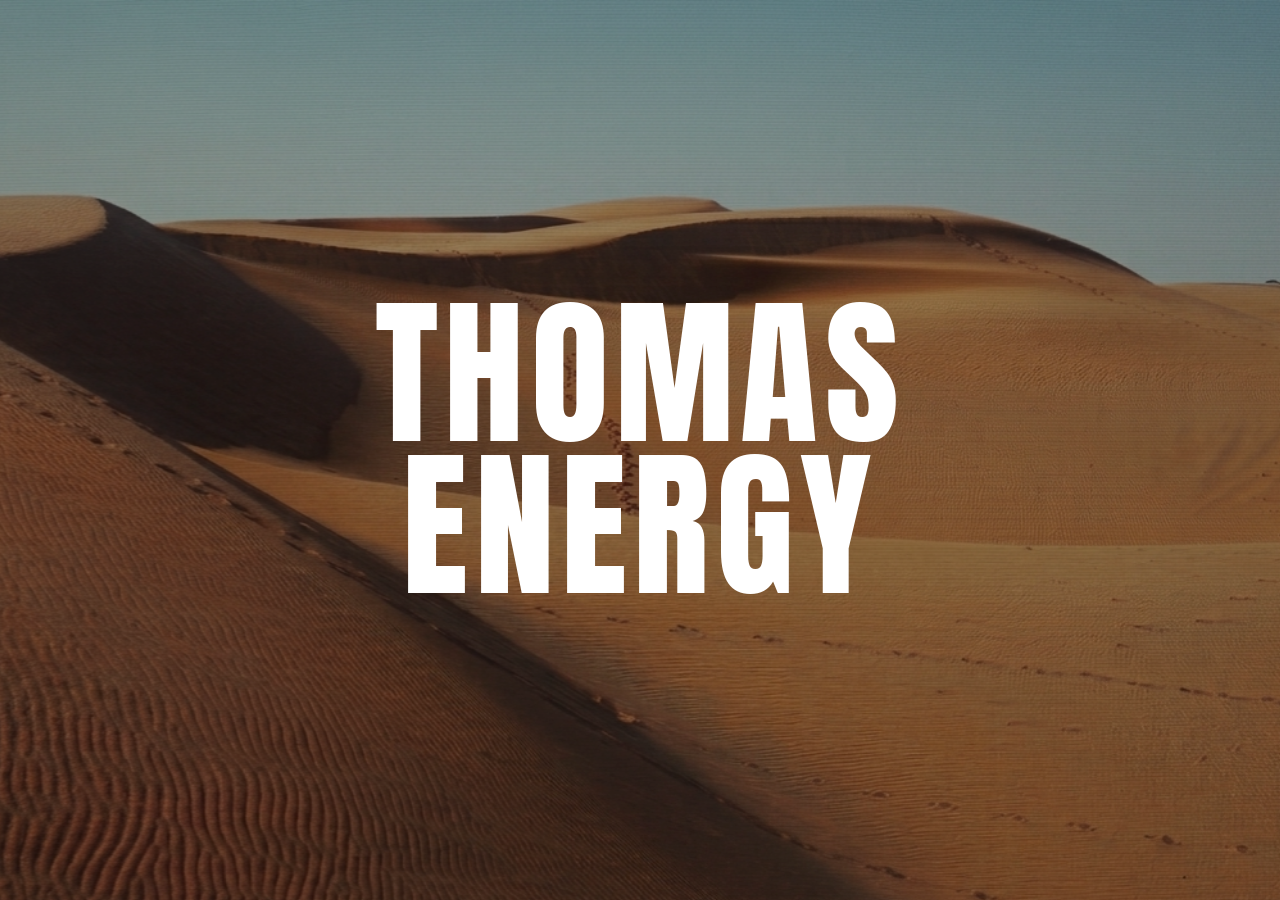
<file: index.html>
<!DOCTYPE html>
<html lang="ja">
<head>
<meta charset="UTF-8">
<meta name="viewport" content="width=device-width, initial-scale=1.0">
<title>Thomas Energy</title>

<!-- Google Fonts: Anton -->
<link rel="preconnect" href="https://fonts.googleapis.com">
<link rel="preconnect" href="https://fonts.gstatic.com" crossorigin>
<link href="https://fonts.googleapis.com/css2?family=Anton&display=swap" rel="stylesheet">

<style>
* {
    box-sizing: border-box;
}

html,
body {
    margin: 0;
    width: 100%;
    height: 100%;
    overflow: hidden;
    background: #000;
    cursor: pointer;
}

#screen {
    position: fixed;
    inset: 0;
    width: 100vw;
    height: 100vh;
    overflow: hidden;
    background: #000;
}

/* =========================================
   メイン領域（背景画像 + テキスト）
========================================= */
#picture {
    position: absolute;
    left: 0;
    top: 50%;
    width: 100%;
    height: 100%;
    transform: translateY(-50%) scaleY(1);
    transform-origin: center center;
    overflow: hidden;
    z-index: 1;

    display: flex;
    flex-direction: column;
    justify-content: center;
    align-items: center;
    
    /* Anton フォント */
    font-family: 'Anton', sans-serif;
    text-align: center;
    line-height: 0.95;
    will-change: transform, opacity;
}

/* 背景写真（見切れ防止のため幅120%で配置） */
#picture img {
    position: absolute;
    top: -10%;
    left: -10%;
    width: 120%;
    height: 120%;
    object-fit: cover;
    object-position: center center;
    z-index: 1;
    opacity: 0.7; /* 背景画像を薄く (0.7) */
    will-change: transform;
}

/* テキストコンテナ */
.text-container {
    position: relative;
    z-index: 2;
    display: flex;
    flex-direction: column;
    align-items: center;
}

/* 1段目 & 2段目 共通スタイル（Anton・白文字） */
.brand-text {
    font-size: clamp(60px, 13vw, 160px);
    font-weight: 400;
    letter-spacing: 0.04em;
    color: #ffffff; /* 文字色：白 */
    text-transform: uppercase;
    margin: 0;
    text-shadow: none;
}

/* =========================================
   アニメーション用要素（消える瞬間に白く発光）
========================================= */
#line {
    position: absolute;
    left: 0;
    top: 50%;
    width: 100%;
    height: 2px;
    transform: translateY(-50%) scaleX(1);
    transform-origin: center center;
    background: #ffffff;
    opacity: 0;
    z-index: 2;
    pointer-events: none;
    will-change: transform, opacity, height, box-shadow;
}

/* 中央の一点で光る四角形（スマホ視認性向上のためベースサイズ調整） */
#point {
    position: absolute;
    left: 50%;
    top: 50%;
    width: 5px; /* スマホでもクッキリ見えるよう少し拡大 */
    height: 5px;
    border-radius: 0; /* 四角形 */
    background: #ffffff;
    transform: translate(-50%, -50%) scale(0);
    opacity: 0;
    z-index: 3;
    pointer-events: none;
    will-change: transform, opacity, box-shadow;
}
</style>
</head>

<body>

<div id="screen">
    <div id="picture">
        <!-- 指定背景画像 -->
        <img id="bgImg" src="https://thomas-of.github.io/sand.jpg" alt="Background">
        <div class="text-container">
            <div class="brand-text">Thomas</div>
            <div class="brand-text">Energy</div>
        </div>
    </div>
    <div id="line"></div>
    <div id="point"></div>
</div>

<script>
const picture = document.getElementById("picture");
const bgImg = document.getElementById("bgImg");
const line = document.getElementById("line");
const point = document.getElementById("point");

let isPoweringOff = false;
let autoTimerId = null;
let globalAnimFrame = null;
let startTime = null;

// 背景画像パン用の設定（20秒周期に復帰）
const PAN_CYCLE_MS = 20000; // 1往復20秒
const PAN_RANGE_PERCENT = 5; // 左に-5%、右に+5%滑らかに移動

// 常に背景を滑らかにパンさせる＆消灯アニメーションを処理するメインループ
function globalLoop(timestamp) {
    if (!startTime) startTime = timestamp;
    const globalElapsed = timestamp - startTime;

    // サイン波で-5%〜+5%の範囲をなめらかに往復
    const progress = (globalElapsed % PAN_CYCLE_MS) / PAN_CYCLE_MS;
    const shiftPercent = Math.sin(progress * Math.PI * 2) * PAN_RANGE_PERCENT;
    bgImg.style.transform = `translateX(${shiftPercent}%)`;

    // 消灯アニメーション実行中の処理
    if (isPoweringOff && window.powerOffStartTime) {
        const elapsed = timestamp - window.powerOffStartTime;

        // PHASE 1: 縦方向への収束
        if (elapsed < 500) {
            const t = elapsed / 500;
            const p = verticalEase(t);
            const scaleY = Math.max(0.003, 1 - p * 0.997);

            picture.style.transform = `translateY(-50%) scaleY(${scaleY})`;
            line.style.opacity = Math.pow(t, 2.2) * 0.95;
            line.style.transform = "translateY(-50%) scaleX(1)";
            line.style.height = `${Math.max(1, 6 * (1 - p) + 1)}px`;
            
            if (t > 0.7) {
                line.style.boxShadow = "0 0 10px #ffffff, 0 0 20px #ffffff";
            }
        }
        // PHASE 2: 横方向から中央への収束
        else if (elapsed < 1000) {
            picture.style.opacity = "0";

            const t = (elapsed - 500) / 500;
            const p = horizontalEase(t);
            const scaleX = Math.max(0, 1 - p);

            line.style.boxShadow = "0 0 12px #ffffff, 0 0 25px #ffffff";
            line.style.transform = `translateY(-50%) scaleX(${scaleX})`;
            line.style.opacity = 1.0 - p * 0.1;
            line.style.height = `${Math.max(0.7, 2 - p * 1.3)}px`;
        }
        // PHASE 3: 中央で四角形がパッと白く発光して消滅（スマホでも見やすく強調）
        else if (elapsed < 1220) {
            line.style.opacity = "0";

            const t = (elapsed - 1000) / 220;

            if (t < 0.45) {
                const p = t / 0.45;
                const glow = Math.sin((p * Math.PI) / 2);

                point.style.opacity = 1.0;
                point.style.transform = `translate(-50%, -50%) scale(${0.8 + glow * 1.1})`;
                // 多層グロー効果でスマホの画面でも視認性を格段に強化
                point.style.boxShadow = `0 0 ${12 + glow * 18}px #ffffff, 0 0 ${25 + glow * 35}px rgba(255,255,255,0.8)`;
            } else {
                const p = (t - 0.45) / 0.55;
                const fade = 1 - p;

                point.style.opacity = fade;
                point.style.transform = `translate(-50%, -50%) scale(${fade * 1.8})`;
                point.style.boxShadow = `0 0 ${fade * 30}px #ffffff, 0 0 ${fade * 50}px rgba(255,255,255,0.6)`;
            }
        }
        // 完全消灯
        else {
            picture.style.display = "none";
            line.style.opacity = "0";
            point.style.opacity = "0";
            point.style.transform = "translate(-50%, -50%) scale(0)";
            isPoweringOff = false;
        }
    }

    globalAnimFrame = requestAnimationFrame(globalLoop);
}

function reset() {
    if (autoTimerId) clearTimeout(autoTimerId);
    isPoweringOff = false;
    window.powerOffStartTime = null;

    picture.style.display = "flex";
    picture.style.opacity = "1";
    picture.style.transform = "translateY(-50%) scaleY(1)";

    line.style.opacity = "0";
    line.style.transform = "translateY(-50%) scaleX(1)";
    line.style.backgroundColor = "#ffffff";
    line.style.boxShadow = "none";

    point.style.opacity = "0";
    point.style.transform = "translate(-50%, -50%) scale(0)";
    point.style.boxShadow = "none";

    // 5秒後に消灯シーケンスを起動
    autoTimerId = setTimeout(() => {
        powerOff();
    }, 5000);
}

function verticalEase(t) {
    return 1 - Math.pow(1 - t, 3);
}

function horizontalEase(t) {
    return 1 - Math.pow(1 - t, 4);
}

function powerOff() {
    if (isPoweringOff) return;
    isPoweringOff = true;
    window.powerOffStartTime = performance.now();
}

// 画面をどこでもタップ/クリックでリセット
window.addEventListener("click", reset);
window.addEventListener("touchstart", reset, { passive: true });

// 初期化・ルーツスタート
reset();
globalAnimFrame = requestAnimationFrame(globalLoop);
</script>

</body>
</html>
</file>
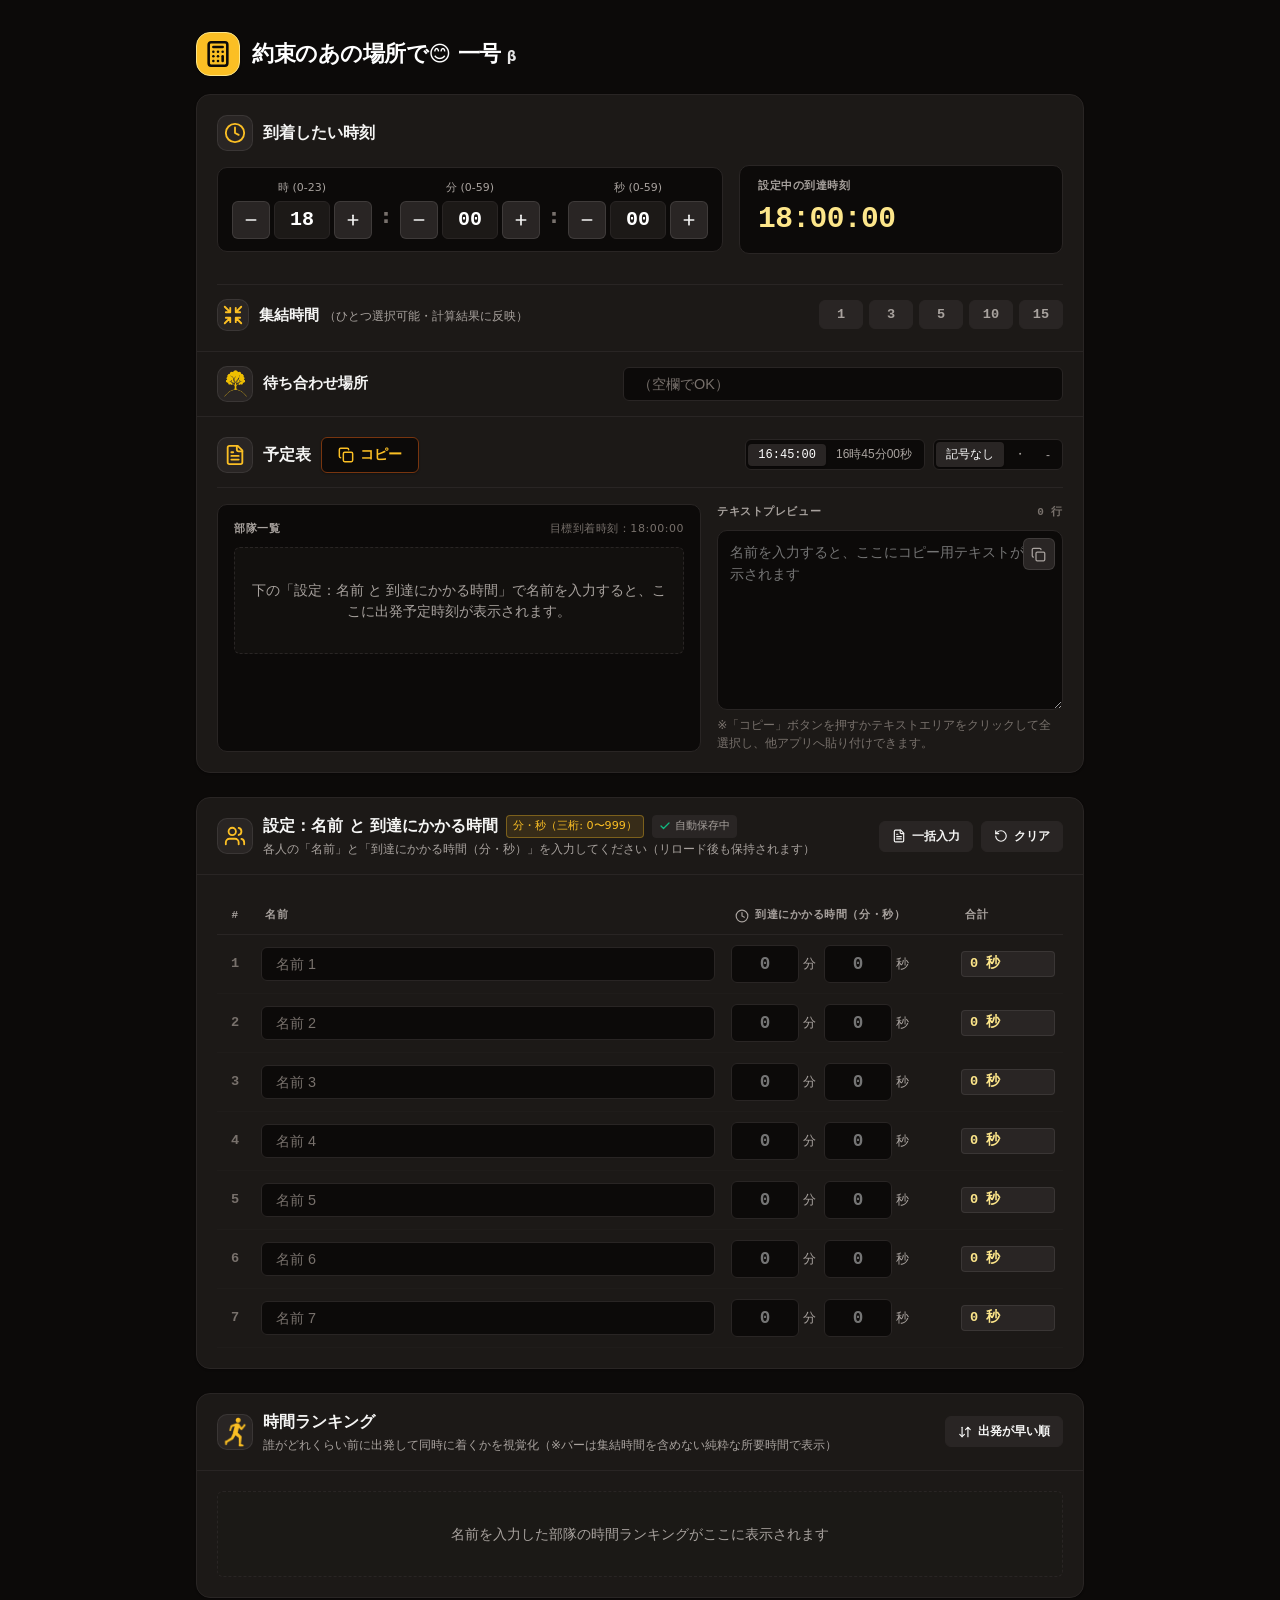
<file: assemble/index.html>
<!doctype html>
<html lang="ja">
  <head>
    <meta charset="UTF-8" />
    <meta name="viewport" content="width=device-width, initial-scale=1.0" />
    <title>約束のあの場所で 一号</title>
    <meta name="description" content="到着したい時刻と各人の到達にかかる時間から、同時に到着するための出発予定時刻を計算して箇条書き出力するツール" />
    <meta property="og:title" content="Remix Remix 約束のあの場所で 一号" />
    <meta property="og:description" content="到着したい時刻と各人の到達にかかる時間から、同時に到着するための出発予定時刻を計算して箇条書き出力するツール" />
    <meta property="og:type" content="website" />
    <meta name="twitter:card" content="summary_large_image" />
    <link rel="stylesheet" href="style.css" />
  </head>
  <body>
    <!-- コピー成功時の半透明白フラッシュ＆拡大「COPY」演出レイヤー -->
    <div id="copy-flash-layer" class="copy-flash-layer" aria-hidden="true">
      <div class="copy-flash-white"></div>
      <span class="copy-flash-text">COPY</span>
    </div>

    <div class="app-container">
      <!-- アプリケーションヘッダー -->
      <header class="app-header">
        <div class="header-brand">
          <div class="brand-icon">
            <svg width="24" height="24" viewBox="0 0 24 24" fill="none" stroke="currentColor" stroke-width="2.2" stroke-linecap="round" stroke-linejoin="round">
              <rect width="16" height="20" x="4" y="2" rx="2"/>
              <line x1="8" x2="16" y1="6" y2="6"/>
              <line x1="16" x2="16" y1="14" y2="18"/>
              <path d="M16 10h.01"/><path d="M12 10h.01"/><path d="M8 10h.01"/>
              <path d="M12 14h.01"/><path d="M8 14h.01"/>
              <path d="M12 18h.01"/><path d="M8 18h.01"/>
            </svg>
          </div>
          <div>
            <h1 class="brand-title">
              <span>約束のあの場所で😊 一号</span>
              <span class="brand-beta">β</span>
            </h1>
          </div>
        </div>
      </header>

      <!-- 1. 到着したい時刻 と 予定表の一体化カード -->
      <section class="card unified-card" aria-label="到着時刻と予定表">
        <!-- 上段：到着したい時刻 ＋ 集結時間 -->
        <div class="unified-row card-body">
          <div class="card-header-title" style="margin-bottom: 14px;">
            <div class="card-icon">
              <svg width="20" height="20" viewBox="0 0 24 24" fill="none" stroke="currentColor" stroke-width="2" stroke-linecap="round" stroke-linejoin="round">
                <circle cx="12" cy="12" r="10"/><polyline points="12 6 12 12 16 14"/>
              </svg>
            </div>
            <h2 class="card-title-text">到着したい時刻</h2>
          </div>

          <div class="time-input-container">
            <div class="time-input-row">
              <!-- 時・分・秒 コントロール -->
              <div class="time-box-group">
                <!-- 時 -->
                <div class="time-unit">
                  <label for="target-hours" class="unit-label">時 (0-23)</label>
                  <div class="unit-controls">
                    <button type="button" id="btn-hours-down" class="btn-adjust" title="1時間減らす" aria-label="1時間減らす">
                      <svg width="16" height="16" viewBox="0 0 24 24" fill="none" stroke="currentColor" stroke-width="2.5" stroke-linecap="round" stroke-linejoin="round"><path d="M5 12h14"/></svg>
                    </button>
                    <input type="text" id="target-hours" class="time-number-input" inputmode="numeric" pattern="[0-9]*" maxlength="2" placeholder="00" value="18" />
                    <button type="button" id="btn-hours-up" class="btn-adjust" title="1時間増やす" aria-label="1時間増やす">
                      <svg width="16" height="16" viewBox="0 0 24 24" fill="none" stroke="currentColor" stroke-width="2.5" stroke-linecap="round" stroke-linejoin="round"><path d="M5 12h14"/><path d="M12 5v14"/></svg>
                    </button>
                  </div>
                </div>

                <span class="time-separator">:</span>

                <!-- 分 -->
                <div class="time-unit">
                  <label for="target-minutes" class="unit-label">分 (0-59)</label>
                  <div class="unit-controls">
                    <button type="button" id="btn-minutes-down" class="btn-adjust" title="1分減らす" aria-label="1分減らす">
                      <svg width="16" height="16" viewBox="0 0 24 24" fill="none" stroke="currentColor" stroke-width="2.5" stroke-linecap="round" stroke-linejoin="round"><path d="M5 12h14"/></svg>
                    </button>
                    <input type="text" id="target-minutes" class="time-number-input" inputmode="numeric" pattern="[0-9]*" maxlength="2" placeholder="00" value="00" />
                    <button type="button" id="btn-minutes-up" class="btn-adjust" title="1分増やす" aria-label="1分増やす">
                      <svg width="16" height="16" viewBox="0 0 24 24" fill="none" stroke="currentColor" stroke-width="2.5" stroke-linecap="round" stroke-linejoin="round"><path d="M5 12h14"/><path d="M12 5v14"/></svg>
                    </button>
                  </div>
                </div>

                <span class="time-separator">:</span>

                <!-- 秒 -->
                <div class="time-unit">
                  <label for="target-seconds" class="unit-label">秒 (0-59)</label>
                  <div class="unit-controls">
                    <button type="button" id="btn-seconds-down" class="btn-adjust" title="1秒減らす" aria-label="1秒減らす">
                      <svg width="16" height="16" viewBox="0 0 24 24" fill="none" stroke="currentColor" stroke-width="2.5" stroke-linecap="round" stroke-linejoin="round"><path d="M5 12h14"/></svg>
                    </button>
                    <input type="text" id="target-seconds" class="time-number-input" inputmode="numeric" pattern="[0-9]*" maxlength="2" placeholder="00" value="00" />
                    <button type="button" id="btn-seconds-up" class="btn-adjust" title="1秒増やす" aria-label="1秒増やす">
                      <svg width="16" height="16" viewBox="0 0 24 24" fill="none" stroke="currentColor" stroke-width="2.5" stroke-linecap="round" stroke-linejoin="round"><path d="M5 12h14"/><path d="M12 5v14"/></svg>
                    </button>
                  </div>
                </div>
              </div>

              <!-- プレビュー表示 -->
              <div class="time-preview-card">
                <span class="preview-label">設定中の到達時刻</span>
                <span id="target-time-preview" class="preview-value">18:00:00</span>
              </div>
            </div>

            <!-- 集結時間セレクター -->
            <div class="gathering-bar">
              <div class="gathering-info">
                <div class="card-icon" style="width: 32px; height: 32px;">
                  <svg width="16" height="16" viewBox="0 0 24 24" fill="none" stroke="currentColor" stroke-width="2" stroke-linecap="round" stroke-linejoin="round">
                    <path d="m15 15 6 6m-6-6v4.8m0-4.8h4.8"/><path d="M9 19.8V15m0 0H4.2M9 15l-6 6"/><path d="M15 4.2V9m0 0h4.8M15 9l6-6"/><path d="M9 4.2V9m0 0H4.2M9 9 3 3"/>
                  </svg>
                </div>
                <div>
                  <span class="gathering-title">集結時間</span>
                  <span id="gathering-desc" class="gathering-desc">（ひとつ選択可能・計算結果に反映）</span>
                </div>
              </div>

              <div class="gathering-buttons">
                <button type="button" class="btn-gather" data-value="1">1</button>
                <button type="button" class="btn-gather" data-value="3">3</button>
                <button type="button" class="btn-gather" data-value="5">5</button>
                <button type="button" class="btn-gather" data-value="10">10</button>
                <button type="button" class="btn-gather" data-value="15">15</button>
                <button type="button" id="btn-gather-clear" class="btn-gather-clear" style="display: none;">解除</button>
              </div>
            </div>
          </div>
        </div>

        <!-- 中段：待ち合わせ場所 -->
        <div class="unified-row place-row">
          <div class="place-label-group">
            <div class="place-icon-wrapper" title="丘の上の木">
              <img class="place-tree-image" src="tree-icon.png" alt="丘の上の木" />
            </div>
            <label for="meeting-place-input" class="place-label-text">待ち合わせ場所</label>
          </div>
          <div class="place-input-wrapper">
            <input type="text" id="meeting-place-input" class="input-text" placeholder="（空欄でOK）" />
          </div>
        </div>

        <!-- 下段：予定表 -->
        <div class="unified-row card-body">
          <div class="schedule-header">
            <div class="schedule-header-left">
              <div class="card-icon">
                <svg width="18" height="18" viewBox="0 0 24 24" fill="none" stroke="currentColor" stroke-width="2" stroke-linecap="round" stroke-linejoin="round">
                  <path d="M15 2H6a2 2 0 0 0-2 2v16a2 2 0 0 0 2 2h12a2 2 0 0 0 2-2V7Z"/><path d="M14 2v4a2 2 0 0 0 2 2h4"/><path d="M10 9H8"/><path d="M16 13H8"/><path d="M16 17H8"/>
                </svg>
              </div>
              <h2 class="card-title-text">予定表</h2>

              <!-- コピーボタン -->
              <button type="button" id="btn-copy-schedule" class="btn-copy-schedule" title="予定表のテキストをクリップボードにコピー">
                <svg width="16" height="16" viewBox="0 0 24 24" fill="none" stroke="currentColor" stroke-width="2.2" stroke-linecap="round" stroke-linejoin="round">
                  <rect width="14" height="14" x="8" y="8" rx="2" ry="2"/><path d="M4 16c-1.1 0-2-.9-2-2V4c0-1.1.9-2 2-2h10c1.1 0 2 .9 2 2"/>
                </svg>
                <span>コピー</span>
              </button>

              <span id="schedule-gathering-badge" class="badge-gathering" style="display:none;">集結時間 0分</span>
            </div>

            <div style="display:flex; align-items:center; gap:8px; flex-wrap:wrap;">
              <!-- 時刻フォーマット切替 -->
              <div class="toggle-group">
                <button type="button" class="btn-toggle mono active" data-time-format="colon">16:45:00</button>
                <button type="button" class="btn-toggle" data-time-format="japanese">16時45分00秒</button>
              </div>

              <!-- 箇条書き記号切替 -->
              <div class="toggle-group">
                <button type="button" class="btn-toggle active" data-bullet-style="none" title="記号なし">記号なし</button>
                <button type="button" class="btn-toggle" data-bullet-style="bullet" title="中黒（・）">・</button>
                <button type="button" class="btn-toggle" data-bullet-style="dash" title="ダッシュ（-）">-</button>
              </div>
            </div>
          </div>

          <!-- 予定表メインコンテンツ -->
          <div class="schedule-grid">
            <!-- 左カラム：部隊一覧カード -->
            <div class="schedule-card">
              <div class="section-caption">
                <span>部隊一覧</span>
                <span id="schedule-header-target" style="font-weight:400; color:var(--text-dim);">目標到着時刻：18:00:00</span>
              </div>

              <div id="schedule-empty-notice" class="empty-notice">
                下の「設定：名前 と 到達にかかる時間」で名前を入力すると、ここに出発予定時刻が表示されます。
              </div>

              <ul id="schedule-list" class="schedule-list" style="display:none;"></ul>

              <div id="schedule-warning-box" class="day-offset-warning" style="display:none;">
                <svg width="16" height="16" viewBox="0 0 24 24" fill="none" stroke="currentColor" stroke-width="2" stroke-linecap="round" stroke-linejoin="round" style="flex-shrink:0;">
                  <circle cx="12" cy="12" r="10"/><line x1="12" x2="12" y1="8" y2="12"/><line x1="12" x2="12.01" y1="16" y2="16"/>
                </svg>
                <span>所要時間（秒数）が大きいため、出発予定時刻が前日になっているメンバーがいます。</span>
              </div>
            </div>

            <!-- 右カラム：テキストプレビュー -->
            <div class="preview-column">
              <div class="section-caption">
                <span>テキストプレビュー</span>
                <span id="schedule-line-count" style="font-family:var(--font-mono); color:var(--text-dim);">0 行</span>
              </div>

              <div class="textarea-wrapper">
                <textarea id="schedule-textarea" class="schedule-textarea" readonly placeholder="名前を入力すると、ここにコピー用テキストが表示されます"></textarea>
                <button type="button" id="btn-copy-textarea" class="btn-icon-copy" title="テキストをコピー">
                  <svg width="15" height="15" viewBox="0 0 24 24" fill="none" stroke="currentColor" stroke-width="2" stroke-linecap="round" stroke-linejoin="round">
                    <rect width="14" height="14" x="8" y="8" rx="2" ry="2"/><path d="M4 16c-1.1 0-2-.9-2-2V4c0-1.1.9-2 2-2h10c1.1 0 2 .9 2 2"/>
                  </svg>
                </button>
              </div>
              <p class="preview-hint">※「コピー」ボタンを押すかテキストエリアをクリックして全選択し、他アプリへ貼り付けできます。</p>
            </div>
          </div>
        </div>
      </section>

      <!-- 2. 入力：設定：名前 と 到達にかかる時間 (7行) -->
      <section class="card" aria-label="名前と到達にかかる時間入力">
        <div class="card-header">
          <div class="card-header-title">
            <div class="card-icon">
              <svg width="20" height="20" viewBox="0 0 24 24" fill="none" stroke="currentColor" stroke-width="2" stroke-linecap="round" stroke-linejoin="round">
                <path d="M16 21v-2a4 4 0 0 0-4-4H6a4 4 0 0 0-4 4v2"/><circle cx="9" cy="7" r="4"/><path d="M22 21v-2a4 4 0 0 0-3-3.87"/><path d="M16 3.13a4 4 0 0 1 0 7.75"/>
              </svg>
            </div>
            <div>
              <div style="display:flex; align-items:center; gap:8px; flex-wrap:wrap;">
                <h2 class="card-title-text">設定：名前 と 到達にかかる時間</h2>
                <span class="badge-info">分・秒（三桁: 0〜999）</span>
                <span class="badge-status">
                  <svg width="12" height="12" viewBox="0 0 24 24" fill="none" stroke="#10b981" stroke-width="2.5" stroke-linecap="round" stroke-linejoin="round"><polyline points="20 6 9 17 4 12"/></svg>
                  自動保存中
                </span>
              </div>
              <p class="card-subtitle">各人の「名前」と「到達にかかる時間（分・秒）」を入力してください（リロード後も保持されます）</p>
            </div>
          </div>

          <div class="table-actions">
            <button type="button" id="btn-open-batch" class="btn-secondary" title="テキストをまとめて貼り付け・入力">
              <svg width="14" height="14" viewBox="0 0 24 24" fill="none" stroke="currentColor" stroke-width="2" stroke-linecap="round" stroke-linejoin="round"><path d="M15 2H6a2 2 0 0 0-2 2v16a2 2 0 0 0 2 2h12a2 2 0 0 0 2-2V7Z"/><path d="M14 2v4a2 2 0 0 0 2 2h4"/><path d="M10 9H8"/><path d="M16 13H8"/><path d="M16 17H8"/></svg>
              一括入力
            </button>
            <button type="button" id="btn-clear-travelers" class="btn-secondary" title="すべての入力をクリア">
              <svg width="14" height="14" viewBox="0 0 24 24" fill="none" stroke="currentColor" stroke-width="2" stroke-linecap="round" stroke-linejoin="round"><path d="M3 12a9 9 0 1 0 9-9 9.75 9.75 0 0 0-6.74 2.74L3 8"/><path d="M3 3v5h5"/></svg>
              クリア
            </button>
          </div>
        </div>

        <div class="card-body" style="padding-top:10px;">
          <div class="table-responsive">
            <table class="travelers-table">
              <thead>
                <tr>
                  <th class="col-num">#</th>
                  <th class="col-name">名前</th>
                  <th class="col-time">
                    <div style="display:flex; align-items:center; gap:6px;">
                      <svg width="14" height="14" viewBox="0 0 24 24" fill="none" stroke="currentColor" stroke-width="2" stroke-linecap="round" stroke-linejoin="round"><circle cx="12" cy="12" r="10"/><polyline points="12 6 12 12 16 14"/></svg>
                      <span>到達にかかる時間（分・秒）</span>
                    </div>
                  </th>
                  <th class="col-total">合計</th>
                </tr>
              </thead>
              <tbody>
                <!-- 1行目 -->
                <tr>
                  <td class="col-num">1</td>
                  <td class="col-name"><input type="text" id="traveler-name-0" class="input-text" placeholder="名前 1" /></td>
                  <td class="col-time">
                    <div class="time-input-pair">
                      <div class="pair-unit"><input type="text" id="traveler-min-0" class="input-digits" inputmode="numeric" pattern="[0-9]*" maxlength="3" placeholder="0" /><span>分</span></div>
                      <div class="pair-unit"><input type="text" id="traveler-sec-0" class="input-digits" inputmode="numeric" pattern="[0-9]*" maxlength="3" placeholder="0" /><span>秒</span></div>
                    </div>
                  </td>
                  <td class="col-total">
                    <div class="total-badge-box">
                      <span id="traveler-total-sec-0" class="total-sec-badge">0 秒</span>
                      <span id="traveler-total-human-0" class="total-human-text" style="display:none;">(0秒)</span>
                    </div>
                  </td>
                </tr>
                <!-- 2行目 -->
                <tr>
                  <td class="col-num">2</td>
                  <td class="col-name"><input type="text" id="traveler-name-1" class="input-text" placeholder="名前 2" /></td>
                  <td class="col-time">
                    <div class="time-input-pair">
                      <div class="pair-unit"><input type="text" id="traveler-min-1" class="input-digits" inputmode="numeric" pattern="[0-9]*" maxlength="3" placeholder="0" /><span>分</span></div>
                      <div class="pair-unit"><input type="text" id="traveler-sec-1" class="input-digits" inputmode="numeric" pattern="[0-9]*" maxlength="3" placeholder="0" /><span>秒</span></div>
                    </div>
                  </td>
                  <td class="col-total">
                    <div class="total-badge-box">
                      <span id="traveler-total-sec-1" class="total-sec-badge">0 秒</span>
                      <span id="traveler-total-human-1" class="total-human-text" style="display:none;">(0秒)</span>
                    </div>
                  </td>
                </tr>
                <!-- 3行目 -->
                <tr>
                  <td class="col-num">3</td>
                  <td class="col-name"><input type="text" id="traveler-name-2" class="input-text" placeholder="名前 3" /></td>
                  <td class="col-time">
                    <div class="time-input-pair">
                      <div class="pair-unit"><input type="text" id="traveler-min-2" class="input-digits" inputmode="numeric" pattern="[0-9]*" maxlength="3" placeholder="0" /><span>分</span></div>
                      <div class="pair-unit"><input type="text" id="traveler-sec-2" class="input-digits" inputmode="numeric" pattern="[0-9]*" maxlength="3" placeholder="0" /><span>秒</span></div>
                    </div>
                  </td>
                  <td class="col-total">
                    <div class="total-badge-box">
                      <span id="traveler-total-sec-2" class="total-sec-badge">0 秒</span>
                      <span id="traveler-total-human-2" class="total-human-text" style="display:none;">(0秒)</span>
                    </div>
                  </td>
                </tr>
                <!-- 4行目 -->
                <tr>
                  <td class="col-num">4</td>
                  <td class="col-name"><input type="text" id="traveler-name-3" class="input-text" placeholder="名前 4" /></td>
                  <td class="col-time">
                    <div class="time-input-pair">
                      <div class="pair-unit"><input type="text" id="traveler-min-3" class="input-digits" inputmode="numeric" pattern="[0-9]*" maxlength="3" placeholder="0" /><span>分</span></div>
                      <div class="pair-unit"><input type="text" id="traveler-sec-3" class="input-digits" inputmode="numeric" pattern="[0-9]*" maxlength="3" placeholder="0" /><span>秒</span></div>
                    </div>
                  </td>
                  <td class="col-total">
                    <div class="total-badge-box">
                      <span id="traveler-total-sec-3" class="total-sec-badge">0 秒</span>
                      <span id="traveler-total-human-3" class="total-human-text" style="display:none;">(0秒)</span>
                    </div>
                  </td>
                </tr>
                <!-- 5行目 -->
                <tr>
                  <td class="col-num">5</td>
                  <td class="col-name"><input type="text" id="traveler-name-4" class="input-text" placeholder="名前 5" /></td>
                  <td class="col-time">
                    <div class="time-input-pair">
                      <div class="pair-unit"><input type="text" id="traveler-min-4" class="input-digits" inputmode="numeric" pattern="[0-9]*" maxlength="3" placeholder="0" /><span>分</span></div>
                      <div class="pair-unit"><input type="text" id="traveler-sec-4" class="input-digits" inputmode="numeric" pattern="[0-9]*" maxlength="3" placeholder="0" /><span>秒</span></div>
                    </div>
                  </td>
                  <td class="col-total">
                    <div class="total-badge-box">
                      <span id="traveler-total-sec-4" class="total-sec-badge">0 秒</span>
                      <span id="traveler-total-human-4" class="total-human-text" style="display:none;">(0秒)</span>
                    </div>
                  </td>
                </tr>
                <!-- 6行目 -->
                <tr>
                  <td class="col-num">6</td>
                  <td class="col-name"><input type="text" id="traveler-name-5" class="input-text" placeholder="名前 6" /></td>
                  <td class="col-time">
                    <div class="time-input-pair">
                      <div class="pair-unit"><input type="text" id="traveler-min-5" class="input-digits" inputmode="numeric" pattern="[0-9]*" maxlength="3" placeholder="0" /><span>分</span></div>
                      <div class="pair-unit"><input type="text" id="traveler-sec-5" class="input-digits" inputmode="numeric" pattern="[0-9]*" maxlength="3" placeholder="0" /><span>秒</span></div>
                    </div>
                  </td>
                  <td class="col-total">
                    <div class="total-badge-box">
                      <span id="traveler-total-sec-5" class="total-sec-badge">0 秒</span>
                      <span id="traveler-total-human-5" class="total-human-text" style="display:none;">(0秒)</span>
                    </div>
                  </td>
                </tr>
                <!-- 7行目 -->
                <tr>
                  <td class="col-num">7</td>
                  <td class="col-name"><input type="text" id="traveler-name-6" class="input-text" placeholder="名前 7" /></td>
                  <td class="col-time">
                    <div class="time-input-pair">
                      <div class="pair-unit"><input type="text" id="traveler-min-6" class="input-digits" inputmode="numeric" pattern="[0-9]*" maxlength="3" placeholder="0" /><span>分</span></div>
                      <div class="pair-unit"><input type="text" id="traveler-sec-6" class="input-digits" inputmode="numeric" pattern="[0-9]*" maxlength="3" placeholder="0" /><span>秒</span></div>
                    </div>
                  </td>
                  <td class="col-total">
                    <div class="total-badge-box">
                      <span id="traveler-total-sec-6" class="total-sec-badge">0 秒</span>
                      <span id="traveler-total-human-6" class="total-human-text" style="display:none;">(0秒)</span>
                    </div>
                  </td>
                </tr>
              </tbody>
            </table>
          </div>
        </div>
      </section>

      <!-- 3. 時間ランキング（タイムラインバー） -->
      <section class="card" aria-label="時間ランキング">
        <div class="card-header">
          <div class="card-header-title">
            <div class="card-icon">
              <img class="runner-icon-image" src="runner-icon.png" alt="走っている人" />
            </div>
            <div>
              <div style="display:flex; align-items:center; gap:8px;">
                <h3 class="card-title-text">時間ランキング</h3>
                <span id="timeline-gathering-note" class="badge-status" style="display:none;">集結時間を除く</span>
              </div>
              <p class="card-subtitle">誰がどれくらい前に出発して同時に着くかを視覚化（※バーは集結時間を含めない純粋な所要時間で表示）</p>
            </div>
          </div>

          <button type="button" id="btn-sort-timeline" class="btn-secondary">
            <svg width="14" height="14" viewBox="0 0 24 24" fill="none" stroke="currentColor" stroke-width="2" stroke-linecap="round" stroke-linejoin="round"><path d="m3 16 4 4 4-4"/><path d="M7 20V4"/><path d="m21 8-4-4-4 4"/><path d="M17 4v16"/></svg>
            <span>出発が早い順</span>
          </button>
        </div>

        <div class="card-body">
          <div id="timeline-empty-notice" class="empty-notice">
            名前を入力した部隊の時間ランキングがここに表示されます
          </div>
          <div id="timeline-list" class="timeline-list" style="display:none;"></div>
        </div>
      </section>
    </div>

    <!-- テキスト一括入力モーダル -->
    <div id="batch-modal" class="modal-overlay hidden" role="dialog" aria-modal="true" aria-labelledby="batch-modal-title">
      <div class="modal-content">
        <div class="modal-header">
          <h3 id="batch-modal-title" class="modal-title">テキスト一括入力（名前・分・秒・7行）</h3>
          <button type="button" id="btn-close-batch" class="btn-modal-close" aria-label="閉じる">&times;</button>
        </div>

        <div class="modal-desc">
          <p>1行につき「名前（空白）所要時間」の形式で入力してください。</p>
          <p style="margin-top: 6px;">例：</p>
          <ul class="modal-examples-list">
            <li><span class="code-pill">佐藤 2分30秒</span></li>
            <li><span class="code-pill">鈴木 1 45</span></li>
            <li><span class="code-pill">田中 45秒</span></li>
            <li><span class="code-pill">山本260</span></li>
          </ul>
        </div>

        <textarea id="batch-textarea" class="batch-textarea" rows="7" placeholder="佐藤 2分30秒&#10;鈴木 45秒&#10;高橋 4分0秒&#10;田中 30秒&#10;渡辺 1分30秒&#10;伊藤 1分0秒&#10;山本 15秒"></textarea>

        <div id="batch-error" class="modal-error">テキストを入力してください。</div>

        <div class="modal-footer">
          <button type="button" id="btn-cancel-batch" class="btn-secondary">キャンセル</button>
          <button type="button" id="btn-apply-batch" class="btn-primary">
            <svg width="14" height="14" viewBox="0 0 24 24" fill="none" stroke="currentColor" stroke-width="2.5" stroke-linecap="round" stroke-linejoin="round"><polyline points="20 6 9 17 4 12"/></svg>
            <span>7行に反映する</span>
          </button>
        </div>
      </div>
    </div>

    <!-- アプリケーションエントリーポイント (Vanilla TypeScript / JS) -->
    <script src="script.js"></script>
  </body>
</html>
</file>
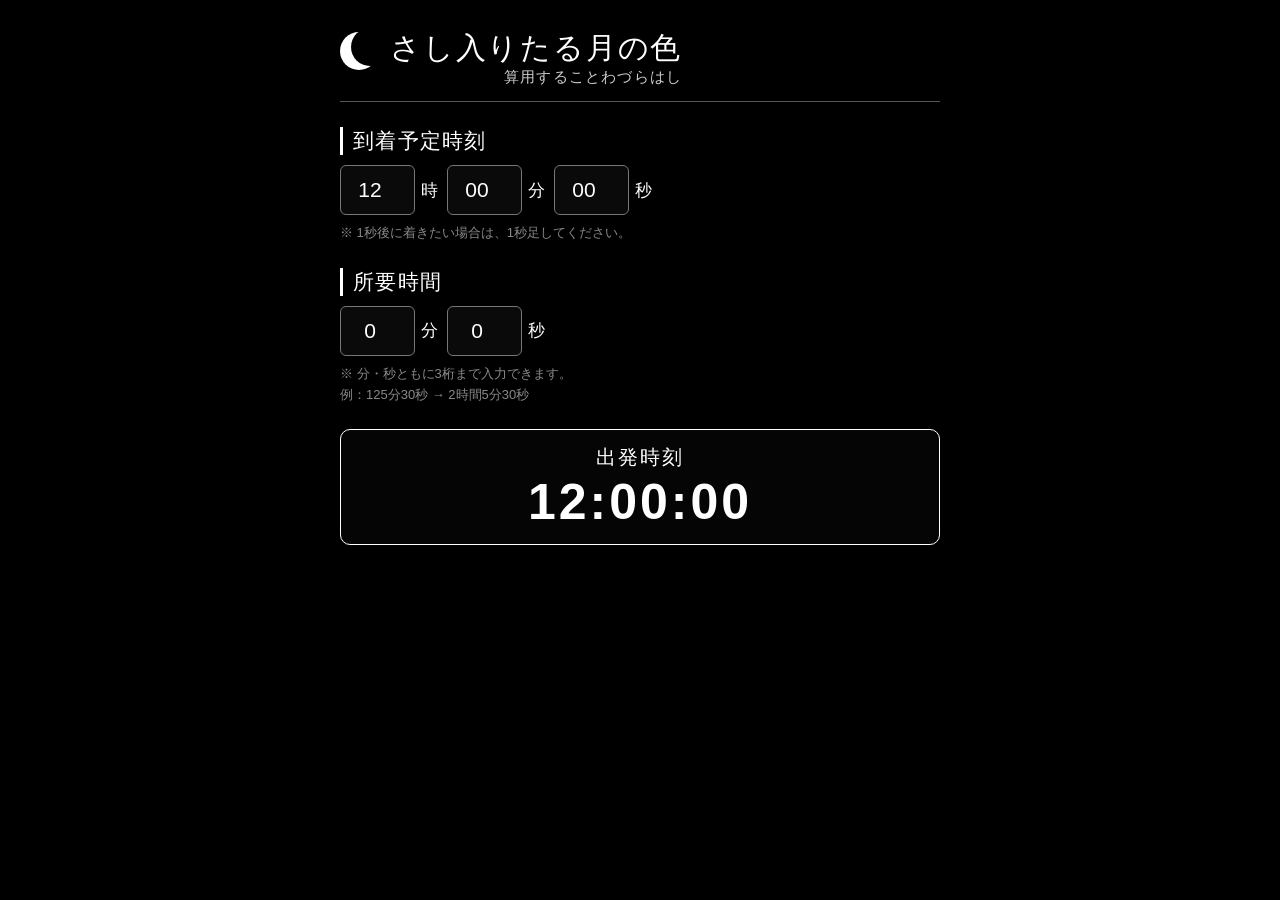
<file: inject/index.html>
<!DOCTYPE html>
<html lang="ja">
<head>
  <meta charset="UTF-8">
  <meta name="viewport" content="width=device-width, initial-scale=1.0">
  <title>さし入りたる月の色</title>
  <style>
    * {
      box-sizing: border-box;
    }

    body {
      margin: 0;
      padding: 30px 20px;
      background: #000;
      color: #fff;
      font-family: "Hiragino Mincho ProN", "Yu Mincho", "YuMincho", serif;
    }

    .container {
      max-width: 600px;
      margin: 0 auto;
    }

    /* ========================= タイトルエリア ========================= */
    .header-area {
      display: flex;
      align-items: flex-start;
      gap: 12px;
      margin-bottom: 25px;
      padding-bottom: 15px;
      border-bottom: 1px solid #555;
    }

    /* シンプルな三日月 */
    .moon-icon {
      width: 38px;
      height: 38px;
      flex-shrink: 0;
      border-radius: 50%;
      background: #fff;
      position: relative;
      margin-top: 2px;
    }

    .moon-icon::after {
      content: "";
      position: absolute;
      width: 38px;
      height: 38px;
      top: -4px;
      left: 11px;
      border-radius: 50%;
      background: #000;
    }

    /* タイトルと説明文を囲むグループ */
    .title-group {
      display: flex;
      flex-direction: column;
      align-items: flex-end; /* タイトルと説明文の語尾（右端）を揃える */
      text-align: right;
    }

    .title {
      margin: 0 0 2px 0;
      color: #fff;
      font-size: 30px;
      font-weight: normal;
      letter-spacing: 0.06em;
      line-height: 1.2;
    }

    .sub-description {
      color: #ccc;
      font-size: 15px;
      letter-spacing: 0.08em;
      line-height: 1.2;
    }

    /* ========================= 入力部分 ========================= */
    .input-group {
      margin-bottom: 24px;
    }

    label {
      display: block;
      margin-bottom: 10px;
      padding-left: 10px;
      border-left: 3px solid #fff;
      color: #fff;
      font-size: 21px;
      font-weight: normal;
      letter-spacing: 0.06em;
    }

    .time-inputs {
      display: flex;
      align-items: center;
      gap: 6px;
      flex-wrap: wrap;
    }

    input {
      width: 75px;
      height: 50px;
      padding: 5px;
      background: #0a0a0a;
      color: #fff;
      border: 1px solid #777;
      border-radius: 6px;
      font-family: sans-serif;
      font-size: 21px;
      text-align: center;
      outline: none;
    }

    input:focus {
      border-color: #fff;
    }

    .unit {
      color: #fff;
      font-size: 17px;
      margin-right: 3px;
    }

    /* ========================= 説明 ========================= */
    .note {
      margin-top: 8px;
      color: #888;
      font-family: sans-serif;
      font-size: 13px;
      line-height: 1.6;
    }

    /* ========================= 結果 ========================= */
    .result {
      margin-top: 18px;
      padding: 14px 15px;
      background: #050505;
      border: 1px solid #fff;
      border-radius: 10px;
      text-align: center;
    }

    .result-label {
      margin-bottom: 4px;
      color: #fff;
      font-size: 20px;
      letter-spacing: 0.1em;
    }

    .result-time {
      color: #fff;
      font-family: sans-serif;
      font-size: 50px;
      font-weight: bold;
      letter-spacing: 0.06em;
      line-height: 1.1;
    }

    /* ========================= スマートフォン ========================= */
    @media (max-width: 500px) {
      body {
        padding: 20px 15px;
      }

      .header-area {
        margin-bottom: 20px;
        gap: 10px;
      }

      .moon-icon, .moon-icon::after {
        width: 32px;
        height: 32px;
      }

      .moon-icon::after {
        top: -4px;
        left: 9px;
      }

      .title {
        font-size: 25px;
      }

      .sub-description {
        font-size: 14px;
      }

      .input-group {
        margin-bottom: 20px;
      }

      label {
        font-size: 19px;
        margin-bottom: 8px;
      }

      input {
        width: 67px;
        height: 48px;
        font-size: 20px;
      }

      .unit {
        font-size: 16px;
      }

      .result {
        margin-top: 15px;
        padding: 12px 10px;
      }

      .result-label {
        font-size: 18px;
        margin-bottom: 2px;
      }

      .result-time {
        font-size: 40px;
      }
    }
  </style>
</head>
<body>
  <div class="container">
    <!-- タイトルエリア -->
    <div class="header-area">
      <div class="moon-icon"></div>
      <div class="title-group">
        <h1 class="title">さし入りたる月の色</h1>
        <div class="sub-description">算用することわづらはし</div>
      </div>
    </div>

    <!-- 到着予定時刻 -->
    <div class="input-group">
      <label>到着予定時刻</label>
      <div class="time-inputs">
        <input type="number" id="arrivalHour" min="0" max="23" value="12">
        <span class="unit">時</span>
        <input type="number" id="arrivalMinute" min="0" max="59" value="00">
        <span class="unit">分</span>
        <input type="number" id="arrivalSecond" min="0" max="59" value="00">
        <span class="unit">秒</span>
      </div>
      <div class="note">
        ※ 1秒後に着きたい場合は、1秒足してください。
      </div>
    </div>

    <!-- 所要時間 -->
    <div class="input-group">
      <label>所要時間</label>
      <div class="time-inputs">
        <input type="number" id="durationMinute" min="0" value="0">
        <span class="unit">分</span>
        <input type="number" id="durationSecond" min="0" max="999" value="0">
        <span class="unit">秒</span>
      </div>
      <div class="note">
        ※ 分・秒ともに3桁まで入力できます。<br>
        例：125分30秒 → 2時間5分30秒
      </div>
    </div>

    <!-- 結果 -->
    <div class="result">
      <div class="result-label">出発時刻</div>
      <div class="result-time" id="departureTime">--:--:--</div>
    </div>
  </div>

  <script>
    const arrivalHour = document.getElementById('arrivalHour');
    const arrivalMinute = document.getElementById('arrivalMinute');
    const arrivalSecond = document.getElementById('arrivalSecond');
    const durationMinute = document.getElementById('durationMinute');
    const durationSecond = document.getElementById('durationSecond');
    const departureTime = document.getElementById('departureTime');

    const inputs = [
      arrivalHour,
      arrivalMinute,
      arrivalSecond,
      durationMinute,
      durationSecond
    ];

    // キャッシュ（localStorage）から復元
    function loadCachedValues() {
      inputs.forEach(input => {
        const cachedValue = localStorage.getItem(`saved_${input.id}`);
        if (cachedValue !== null) {
          input.value = cachedValue;
        }
      });
    }

    // キャッシュ（localStorage）に保存
    function saveValuesToCache() {
      inputs.forEach(input => {
        localStorage.setItem(`saved_${input.id}`, input.value);
      });
    }

    function calculateDepartureTime() {
      const hour = Number(arrivalHour.value);
      const minute = Number(arrivalMinute.value);
      const second = Number(arrivalSecond.value);
      const durationMin = Number(durationMinute.value);
      const durationSec = Number(durationSecond.value);

      if (
        !Number.isFinite(hour) ||
        !Number.isFinite(minute) ||
        !Number.isFinite(second) ||
        !Number.isFinite(durationMin) ||
        !Number.isFinite(durationSec)
      ) {
        departureTime.textContent = '--:--:--';
        return;
      }

      /* 到着時刻を秒に変換 */
      const arrivalTotalSeconds = hour * 3600 + minute * 60 + second;

      /* 所要時間を秒に変換 */
      const durationTotalSeconds = durationMin * 60 + durationSec;

      /* 出発時刻 */
      let departureTotalSeconds = arrivalTotalSeconds - durationTotalSeconds;

      /* 0時より前なら前日 */
      const secondsPerDay = 24 * 60 * 60;
      departureTotalSeconds = ((departureTotalSeconds % secondsPerDay) + secondsPerDay) % secondsPerDay;

      /* 時・分・秒 */
      const departureHour = Math.floor(departureTotalSeconds / 3600);
      const departureMinute = Math.floor((departureTotalSeconds % 3600) / 60);
      const departureSecond = departureTotalSeconds % 60;

      /* 2桁表示 */
      const hh = String(departureHour).padStart(2, '0');
      const mm = String(departureMinute).padStart(2, '0');
      const ss = String(departureSecond).padStart(2, '0');

      departureTime.textContent = `${hh}:${mm}:${ss}`;

      // 入力値をキャッシュに保存
      saveValuesToCache();
    }

    /* 入力変更時に再計算 */
    inputs.forEach(input => {
      input.addEventListener('input', calculateDepartureTime);
    });

    /* 初期処理：復元後に計算を実行 */
    loadCachedValues();
    calculateDepartureTime();
  </script>
</body>
</html>
</file>
<file: assemble/style.css>
/* ==========================================================================
   約束のあの場所で 一号 - スタイルシート (Standard Vanilla CSS)
   ========================================================================== */

:root {
  --bg-main: #0c0a09;
  --bg-card: #1c1917;
  --bg-card-sub: #171412;
  --bg-inner: #0c0a09;
  --bg-element: #292524;
  --bg-element-hover: #44403c;
  --bg-element-active: #57534e;

  --border-color: #292524;
  --border-subtle: #1f1c1a;
  --border-focus: #fbbf24;

  --text-main: #f5f5f4;
  --text-muted: #a8a29e;
  --text-dim: #78716c;
  --text-dark: #0c0a09;

  --accent-amber: #fbbf24;
  --accent-amber-hover: #f59e0b;
  --accent-amber-light: #fef3c7;
  --accent-amber-bg: rgba(251, 191, 36, 0.12);
  --accent-amber-border: rgba(251, 191, 36, 0.35);

  --accent-emerald: #34d399;
  --accent-emerald-hover: #10b981;
  --accent-emerald-bg: rgba(52, 211, 153, 0.12);
  --accent-emerald-border: rgba(52, 211, 153, 0.35);

  --accent-rose: #f87171;
  --accent-rose-bg: rgba(248, 113, 113, 0.12);

  --font-sans: system-ui, -apple-system, BlinkMacSystemFont, "Segoe UI", Roboto, "Hiragino Kaku Gothic ProN", "Yu Gothic", sans-serif;
  --font-mono: ui-monospace, SFMono-Regular, Menlo, Monaco, Consolas, "Liberation Mono", monospace;

  --radius-sm: 6px;
  --radius-md: 10px;
  --radius-lg: 14px;
  --radius-xl: 18px;

  --shadow-sm: 0 1px 2px rgba(0, 0, 0, 0.3);
  --shadow-md: 0 4px 12px rgba(0, 0, 0, 0.4);
  --shadow-lg: 0 10px 25px rgba(0, 0, 0, 0.5);
}

* {
  box-sizing: border-box;
  margin: 0;
  padding: 0;
}

body {
  font-family: var(--font-sans);
  background-color: var(--bg-main);
  color: var(--text-main);
  line-height: 1.5;
  -webkit-font-smoothing: antialiased;
  min-height: 100vh;
}

/* アプリケーション全体レイアウト */
.app-container {
  max-width: 920px;
  margin: 0 auto;
  padding: 32px 16px 48px;
  display: flex;
  flex-direction: column;
  gap: 24px;
}

/* ヘッダー */
.app-header {
  display: flex;
  align-items: center;
  justify-content: space-between;
  gap: 16px;
  margin-bottom: -6px;
}

.header-brand {
  display: flex;
  align-items: center;
  gap: 12px;
}

.brand-icon {
  width: 44px;
  height: 44px;
  border-radius: var(--radius-lg);
  background-color: var(--accent-amber);
  color: var(--text-dark);
  display: flex;
  align-items: center;
  justify-content: center;
  border: 1px solid #fde68a;
  box-shadow: var(--shadow-sm);
  flex-shrink: 0;
}

.brand-title {
  font-size: 1.35rem;
  font-weight: 700;
  color: #ffffff;
  display: flex;
  align-items: baseline;
  gap: 6px;
  letter-spacing: -0.02em;
}

.brand-beta {
  font-size: 0.85rem;
  font-weight: 600;
  color: #e5e5e5;
  user-select: none;
}

/* 共通カード */
.card {
  background-color: var(--bg-card);
  border: 1px solid var(--border-color);
  border-radius: var(--radius-lg);
  box-shadow: var(--shadow-sm);
  overflow: hidden;
}

.card-header {
  padding: 16px 20px;
  border-bottom: 1px solid var(--border-color);
  display: flex;
  align-items: center;
  justify-content: space-between;
  gap: 12px;
  flex-wrap: wrap;
}

.card-header-title {
  display: flex;
  align-items: center;
  gap: 10px;
}

.card-icon {
  width: 36px;
  height: 36px;
  border-radius: var(--radius-md);
  background-color: var(--bg-element);
  border: 1px solid rgba(255, 255, 255, 0.08);
  display: flex;
  align-items: center;
  justify-content: center;
  color: var(--accent-amber);
  flex-shrink: 0;
  position: relative;
}

.card-title-text {
  font-size: 1rem;
  font-weight: 600;
  color: var(--text-main);
  display: flex;
  align-items: center;
  gap: 8px;
  flex-wrap: wrap;
}

.card-subtitle {
  font-size: 0.75rem;
  color: var(--text-muted);
  margin-top: 2px;
}

.card-body {
  padding: 20px;
}

/* 到着時刻・予定表の一体化ウィンドウ */
.unified-card {
  display: flex;
  flex-direction: column;
}

.unified-row {
  border-bottom: 1px solid var(--border-color);
}

.unified-row:last-child {
  border-bottom: none;
}

/* 到着時刻コントロール群 */
.time-input-container {
  display: flex;
  flex-direction: column;
  gap: 16px;
}

.time-input-row {
  display: flex;
  align-items: center;
  gap: 16px;
  flex-wrap: wrap;
}

.time-box-group {
  display: flex;
  align-items: center;
  gap: 10px;
  background-color: var(--bg-inner);
  padding: 12px 14px;
  border-radius: var(--radius-md);
  border: 1px solid var(--border-color);
  flex-wrap: wrap;
}

.time-unit {
  display: flex;
  flex-direction: column;
  align-items: center;
}

.unit-label {
  font-size: 11px;
  font-weight: 500;
  color: var(--text-muted);
  margin-bottom: 4px;
}

.unit-controls {
  display: flex;
  align-items: center;
  gap: 4px;
}

.btn-adjust {
  width: 38px;
  height: 38px;
  border-radius: var(--radius-sm);
  background-color: var(--bg-element);
  border: 1px solid rgba(255, 255, 255, 0.1);
  color: var(--text-main);
  display: flex;
  align-items: center;
  justify-content: center;
  cursor: pointer;
  transition: all 0.15s ease;
}

.btn-adjust:hover {
  background-color: var(--bg-element-hover);
}

.btn-adjust:active {
  background-color: var(--bg-element-active);
  transform: scale(0.96);
}

.time-number-input {
  width: 56px;
  height: 38px;
  background-color: var(--bg-card);
  border: 1px solid var(--border-color);
  border-radius: var(--radius-sm);
  color: #ffffff;
  font-family: var(--font-mono);
  font-size: 1.25rem;
  font-weight: 700;
  text-align: center;
  outline: none;
  transition: border-color 0.15s, box-shadow 0.15s;
}

.time-number-input:focus {
  border-color: var(--accent-amber);
  box-shadow: 0 0 0 2px var(--accent-amber-bg);
}

.time-separator {
  font-size: 1.25rem;
  font-weight: 700;
  color: var(--text-dim);
  align-self: flex-end;
  margin-bottom: 8px;
}

.time-preview-card {
  flex: 1;
  min-width: 200px;
  padding: 12px 18px;
  background-color: var(--bg-inner);
  border: 1px solid var(--border-color);
  border-radius: var(--radius-md);
  display: flex;
  flex-direction: column;
  justify-content: center;
}

.preview-label {
  font-size: 11px;
  font-weight: 600;
  letter-spacing: 0.05em;
  color: var(--text-muted);
  text-transform: uppercase;
}

.preview-value {
  font-family: var(--font-mono);
  font-size: 1.85rem;
  font-weight: 700;
  color: #fde68a;
  letter-spacing: -0.02em;
  margin-top: 2px;
}

/* 集結時間 */
.gathering-bar {
  margin-top: 14px;
  padding-top: 14px;
  border-top: 1px solid var(--border-color);
  display: flex;
  align-items: center;
  justify-content: space-between;
  gap: 12px;
  flex-wrap: wrap;
}

.gathering-info {
  display: flex;
  align-items: center;
  gap: 10px;
}

.gathering-title {
  font-size: 0.95rem;
  font-weight: 600;
  color: var(--text-main);
}

.gathering-desc {
  font-size: 0.75rem;
  color: var(--text-muted);
}

.gathering-desc.active {
  color: var(--accent-amber);
  font-weight: 600;
}

.gathering-buttons {
  display: flex;
  align-items: center;
  gap: 6px;
  flex-wrap: wrap;
}

.btn-gather {
  min-width: 44px;
  padding: 6px 12px;
  border-radius: var(--radius-sm);
  font-family: var(--font-mono);
  font-size: 0.85rem;
  font-weight: 700;
  background-color: var(--bg-element);
  border: 1px solid var(--border-color);
  color: var(--text-muted);
  cursor: pointer;
  transition: all 0.15s ease;
}

.btn-gather:hover {
  background-color: var(--bg-element-hover);
  color: #ffffff;
}

.btn-gather.active {
  background-color: var(--accent-amber);
  border-color: #fde68a;
  color: var(--text-dark);
  box-shadow: 0 0 0 2px var(--accent-amber-bg);
}

.btn-gather-clear {
  background: none;
  border: none;
  color: var(--text-muted);
  font-size: 0.75rem;
  text-decoration: underline;
  cursor: pointer;
  padding: 4px 6px;
}

.btn-gather-clear:hover {
  color: #ffffff;
}

/* 待ち合わせ場所 */
.place-row {
  padding: 14px 20px;
  background-color: rgba(28, 25, 23, 0.95);
  display: flex;
  align-items: center;
  justify-content: space-between;
  gap: 14px;
  flex-wrap: wrap;
}

.place-label-group {
  display: flex;
  align-items: center;
  gap: 10px;
}

.place-icon-wrapper {
  width: 36px;
  height: 36px;
  border-radius: var(--radius-md);
  background-color: var(--bg-element);
  border: 1px solid rgba(255, 255, 255, 0.08);
  display: flex;
  align-items: center;
  justify-content: center;
  position: relative;
  overflow: hidden;
  color: var(--accent-amber);
  flex-shrink: 0;
}

.place-tree-image {
  width: 32px;
  height: 32px;
  object-fit: contain;
  display: block;
}

.hill-shape {
  position: absolute;
  bottom: -8px;
  width: 44px;
  height: 18px;
  background: rgba(120, 53, 15, 0.7);
  border-top: 1px solid rgba(245, 158, 11, 0.5);
  border-radius: 50% 50% 0 0;
}

.place-label-text {
  font-size: 0.95rem;
  font-weight: 600;
  color: var(--text-main);
  cursor: pointer;
}

.place-input-wrapper {
  flex: 1;
  max-width: 440px;
  min-width: 240px;
}

.input-text {
  width: 100%;
  padding: 8px 14px;
  font-size: 0.9rem;
  background-color: var(--bg-inner);
  border: 1px solid var(--border-color);
  border-radius: var(--radius-sm);
  color: #ffffff;
  outline: none;
  transition: border-color 0.15s, box-shadow 0.15s;
}

.input-text::placeholder {
  color: var(--text-dim);
}

.input-text:focus {
  border-color: var(--accent-amber);
  box-shadow: 0 0 0 2px var(--accent-amber-bg);
}

/* 予定表セクション */
.schedule-header {
  display: flex;
  align-items: center;
  justify-content: space-between;
  gap: 12px;
  flex-wrap: wrap;
  padding-bottom: 14px;
  border-bottom: 1px solid var(--border-color);
}

.schedule-header-left {
  display: flex;
  align-items: center;
  gap: 10px;
  flex-wrap: wrap;
}

.btn-primary {
  display: inline-flex;
  align-items: center;
  gap: 6px;
  padding: 8px 16px;
  font-size: 0.85rem;
  font-weight: 700;
  border-radius: var(--radius-sm);
  border: 1px solid #fde68a;
  background-color: var(--accent-amber);
  color: var(--text-dark);
  cursor: pointer;
  transition: all 0.15s ease;
  box-shadow: var(--shadow-sm);
}

.btn-primary:hover {
  background-color: var(--accent-amber-hover);
}

.btn-primary:active {
  transform: scale(0.97);
}

.btn-primary.copied {
  background-color: var(--accent-emerald-hover);
  border-color: var(--accent-emerald);
  color: #ffffff;
}

/* 予定表コピーボタン：デフォルトで黒地に黄色文字、変更時に以前の配色（黄地・黒文字）に変化 */
.btn-copy-schedule {
  display: inline-flex;
  align-items: center;
  gap: 6px;
  padding: 8px 16px;
  font-size: 0.85rem;
  font-weight: 700;
  border-radius: var(--radius-sm);
  border: 1px solid #78350f;
  background-color: #0c0a09; /* デフォルト：黒地 */
  color: #fbbf24; /* デフォルト：黄色文字 */
  cursor: pointer;
  transition: all 0.2s ease;
  box-shadow: var(--shadow-sm);
}

.btn-copy-schedule:hover {
  background-color: #1c1917;
  border-color: #fbbf24;
  color: #fde68a;
}

.btn-copy-schedule:active {
  transform: scale(0.97);
}

/* 何か項目に変更があった時：現在の目立つ配色（黄地・黒文字） */
.btn-copy-schedule.has-changes {
  background-color: var(--accent-amber);
  border-color: #fde68a;
  color: var(--text-dark);
  box-shadow: 0 0 0 2px rgba(251, 191, 36, 0.25), var(--shadow-sm);
}

.btn-copy-schedule.has-changes:hover {
  background-color: var(--accent-amber-hover);
  color: var(--text-dark);
}

/* コピー完了フィードバック（緑色） */
.btn-copy-schedule.copied {
  background-color: var(--accent-emerald-hover);
  border-color: var(--accent-emerald);
  color: #ffffff;
  box-shadow: none;
}

.badge-gathering {
  display: inline-flex;
  align-items: center;
  gap: 4px;
  padding: 4px 8px;
  font-family: var(--font-mono);
  font-size: 0.75rem;
  font-weight: 600;
  border-radius: var(--radius-sm);
  background-color: var(--accent-amber-bg);
  border: 1px solid var(--accent-amber-border);
  color: var(--accent-amber);
}

.toggle-group {
  display: flex;
  align-items: center;
  background-color: var(--bg-inner);
  border: 1px solid var(--border-color);
  padding: 2px;
  border-radius: var(--radius-sm);
}

.btn-toggle {
  padding: 4px 10px;
  font-size: 0.75rem;
  font-weight: 500;
  background: none;
  border: none;
  color: var(--text-muted);
  border-radius: 4px;
  cursor: pointer;
  transition: all 0.15s ease;
}

.btn-toggle:hover {
  color: #ffffff;
}

.btn-toggle.active {
  background-color: var(--bg-element);
  color: #ffffff;
  box-shadow: var(--shadow-sm);
}

.btn-toggle.mono {
  font-family: var(--font-mono);
}

/* 予定表コンテンツグリッド */
.schedule-grid {
  display: grid;
  grid-template-columns: 7fr 5fr;
  gap: 16px;
  margin-top: 16px;
}

@media (max-width: 768px) {
  .schedule-grid {
    grid-template-columns: 1fr;
  }
}

.schedule-card {
  background-color: var(--bg-inner);
  border: 1px solid var(--border-color);
  border-radius: var(--radius-md);
  padding: 16px;
  display: flex;
  flex-direction: column;
}

.section-caption {
  font-size: 11px;
  font-weight: 600;
  letter-spacing: 0.05em;
  color: var(--text-muted);
  text-transform: uppercase;
  margin-bottom: 10px;
  display: flex;
  align-items: center;
  justify-content: space-between;
}

.schedule-list {
  list-style: none;
  display: flex;
  flex-direction: column;
  gap: 8px;
}

.schedule-item {
  display: flex;
  align-items: center;
  justify-content: space-between;
  padding: 10px 14px;
  border-radius: var(--radius-sm);
  background-color: var(--bg-card);
  border: 1px solid var(--border-color);
  transition: border-color 0.15s;
}

.schedule-item:hover {
  border-color: var(--bg-element-hover);
}

.schedule-item-left {
  display: flex;
  align-items: center;
  gap: 10px;
}

.item-index {
  font-family: var(--font-mono);
  font-size: 0.75rem;
  color: var(--text-dim);
  width: 16px;
}

.item-name {
  font-size: 0.9rem;
  font-weight: 500;
  color: var(--text-main);
}

.schedule-item-right {
  display: flex;
  align-items: center;
  gap: 8px;
}

.item-day-tag {
  font-size: 0.7rem;
  font-weight: 600;
  padding: 2px 6px;
  border-radius: 4px;
  background-color: var(--accent-amber-bg);
  color: var(--accent-amber);
  border: 1px solid var(--accent-amber-border);
}

.item-time-badge {
  font-family: var(--font-mono);
  font-size: 0.9rem;
  font-weight: 700;
  color: #fde68a;
  background-color: var(--bg-element);
  border: 1px solid rgba(255, 255, 255, 0.08);
  padding: 4px 10px;
  border-radius: var(--radius-sm);
}

.schedule-item.special-place {
  background-color: rgba(30, 26, 23, 0.8);
}

.badge-tag-place {
  font-size: 0.7rem;
  font-weight: 600;
  padding: 2px 6px;
  border-radius: 4px;
  background-color: var(--accent-amber-bg);
  color: var(--accent-amber);
  border: 1px solid var(--accent-amber-border);
  display: inline-flex;
  align-items: center;
  gap: 4px;
}

.schedule-item.special-arrival {
  background-color: rgba(22, 34, 28, 0.7);
}

.badge-tag-arrival {
  font-size: 0.7rem;
  font-weight: 600;
  padding: 2px 6px;
  border-radius: 4px;
  background-color: var(--accent-emerald-bg);
  color: var(--accent-emerald);
  border: 1px solid var(--accent-emerald-border);
}

.arrival-time-text {
  font-family: var(--font-mono);
  font-size: 0.9rem;
  font-weight: 700;
  color: var(--accent-emerald);
}

.schedule-item.special-gathering {
  background-color: rgba(32, 28, 22, 0.7);
}

.gathering-time-text {
  font-family: var(--font-mono);
  font-size: 0.9rem;
  font-weight: 700;
  color: var(--accent-amber);
}

.schedule-item.special-slogan {
  background-color: rgba(24, 21, 19, 0.6);
}

.slogan-text {
  font-size: 0.8rem;
  color: #fef08a;
  font-style: italic;
}

.btn-shuffle {
  display: inline-flex;
  align-items: center;
  gap: 4px;
  font-size: 0.7rem;
  color: var(--text-muted);
  background: none;
  border: none;
  cursor: pointer;
  padding: 2px 6px;
  border-radius: 4px;
  transition: all 0.15s;
}

.btn-shuffle:hover {
  color: var(--accent-amber);
  background-color: var(--bg-element);
}

.empty-notice {
  padding: 32px 16px;
  text-align: center;
  font-size: 0.85rem;
  color: var(--text-muted);
  border: 1px dashed var(--border-color);
  border-radius: var(--radius-sm);
  background-color: rgba(28, 25, 23, 0.4);
}

.day-offset-warning {
  margin-top: 12px;
  padding: 10px 12px;
  font-size: 0.75rem;
  border-radius: var(--radius-sm);
  background-color: var(--accent-amber-bg);
  border: 1px solid var(--accent-amber-border);
  color: #fde68a;
  display: flex;
  align-items: center;
  gap: 8px;
}

/* テキストプレビューエリア */
.preview-column {
  display: flex;
  flex-direction: column;
}

.textarea-wrapper {
  position: relative;
  flex: 1;
  display: flex;
  flex-direction: column;
}

.schedule-textarea {
  width: 100%;
  flex: 1;
  min-height: 180px;
  padding: 12px;
  font-family: var(--font-mono);
  font-size: 0.85rem;
  line-height: 1.6;
  background-color: var(--bg-inner);
  color: var(--text-main);
  border: 1px solid var(--border-color);
  border-radius: var(--radius-md);
  resize: vertical;
  outline: none;
}

.schedule-textarea:focus {
  border-color: var(--accent-amber);
}

.btn-icon-copy {
  position: absolute;
  top: 8px;
  right: 8px;
  width: 32px;
  height: 32px;
  border-radius: var(--radius-sm);
  background-color: var(--bg-element);
  border: 1px solid rgba(255, 255, 255, 0.1);
  color: var(--text-muted);
  display: flex;
  align-items: center;
  justify-content: center;
  cursor: pointer;
  transition: all 0.15s;
}

.btn-icon-copy:hover {
  background-color: var(--bg-element-hover);
  color: #ffffff;
}

.preview-hint {
  font-size: 0.75rem;
  color: var(--text-dim);
  margin-top: 6px;
}

/* 7行の旅行者入力テーブル */
.table-actions {
  display: flex;
  align-items: center;
  gap: 8px;
}

.btn-secondary {
  display: inline-flex;
  align-items: center;
  gap: 6px;
  padding: 6px 12px;
  font-size: 0.75rem;
  font-weight: 600;
  border-radius: var(--radius-sm);
  background-color: var(--bg-element);
  border: 1px solid var(--border-color);
  color: var(--text-main);
  cursor: pointer;
  transition: all 0.15s;
}

.btn-secondary:hover {
  background-color: var(--bg-element-hover);
}

.badge-info {
  display: inline-flex;
  align-items: center;
  gap: 4px;
  padding: 2px 6px;
  font-size: 0.7rem;
  font-weight: 500;
  border-radius: 4px;
  background-color: var(--accent-amber-bg);
  color: var(--accent-amber);
  border: 1px solid var(--accent-amber-border);
}

.badge-status {
  display: inline-flex;
  align-items: center;
  gap: 4px;
  padding: 2px 6px;
  font-size: 0.7rem;
  font-weight: 500;
  border-radius: 4px;
  background-color: var(--bg-element);
  color: var(--text-muted);
  border: 1px solid var(--border-color);
}

.table-responsive {
  width: 100%;
  overflow-x: auto;
  margin-top: 12px;
}

.travelers-table {
  width: 100%;
  border-collapse: collapse;
  text-align: left;
}

.travelers-table th {
  padding: 10px 12px;
  font-size: 11px;
  font-weight: 600;
  letter-spacing: 0.05em;
  color: var(--text-muted);
  text-transform: uppercase;
  border-bottom: 1px solid var(--border-color);
  white-space: nowrap;
}

.travelers-table td {
  padding: 10px 8px;
  border-bottom: 1px solid var(--border-subtle);
  vertical-align: middle;
}

.travelers-table tr:hover td {
  background-color: rgba(255, 255, 255, 0.02);
}

.col-num {
  width: 36px;
  text-align: center;
  font-family: var(--font-mono);
  font-size: 0.85rem;
  font-weight: 600;
  color: var(--text-dim);
}

.col-name {
  min-width: 160px;
}

.col-time {
  width: 230px;
  white-space: nowrap;
}

.col-total {
  width: 110px;
  white-space: nowrap;
}

.time-input-pair {
  display: flex;
  align-items: center;
  gap: 8px;
}

.pair-unit {
  display: flex;
  align-items: center;
  gap: 4px;
}

.pair-unit span {
  font-size: 0.8rem;
  color: var(--text-muted);
  font-weight: 500;
}

.input-digits {
  width: 68px;
  height: 38px;
  padding: 0 8px;
  text-align: center;
  font-family: var(--font-mono);
  font-size: 1.1rem;
  font-weight: 700;
  background-color: var(--bg-inner);
  border: 1px solid var(--border-color);
  border-radius: var(--radius-sm);
  color: #ffffff;
  outline: none;
  transition: border-color 0.15s, box-shadow 0.15s;
}

.input-digits:focus {
  border-color: var(--accent-amber);
  box-shadow: 0 0 0 2px var(--accent-amber-bg);
}

.total-badge-box {
  display: flex;
  flex-direction: column;
}

.total-sec-badge {
  display: inline-block;
  font-family: var(--font-mono);
  font-size: 0.85rem;
  font-weight: 700;
  color: #fde68a;
  background-color: var(--bg-element);
  border: 1px solid rgba(255, 255, 255, 0.08);
  padding: 2px 8px;
  border-radius: 4px;
}

.total-human-text {
  font-family: var(--font-mono);
  font-size: 0.7rem;
  color: var(--text-muted);
  margin-top: 2px;
}

/* 時間ランキング（タイムラインバー） */
.timeline-list {
  display: flex;
  flex-direction: column;
  gap: 12px;
  margin-top: 14px;
}

.timeline-item {
  padding: 12px 14px;
  border-radius: var(--radius-md);
  background-color: var(--bg-inner);
  border: 1px solid var(--border-color);
  display: flex;
  flex-direction: column;
  gap: 8px;
}

.timeline-item-meta {
  display: flex;
  align-items: center;
  justify-content: space-between;
  font-size: 0.85rem;
}

.timeline-meta-left {
  display: flex;
  align-items: center;
  gap: 8px;
}

.timeline-person-name {
  font-weight: 600;
  color: var(--text-main);
}

.timeline-sep {
  color: var(--text-dim);
}

.timeline-duration {
  font-family: var(--font-mono);
  color: var(--text-muted);
  font-size: 0.8rem;
}

.timeline-meta-right {
  display: flex;
  align-items: center;
  gap: 6px;
  font-family: var(--font-mono);
  font-size: 0.8rem;
}

.timeline-dep-badge {
  font-weight: 700;
  color: #fde68a;
  background-color: var(--bg-element);
  border: 1px solid rgba(255, 255, 255, 0.08);
  padding: 2px 6px;
  border-radius: 4px;
}

.timeline-bar-track {
  position: relative;
  height: 26px;
  background-color: var(--bg-card);
  border: 1px solid var(--border-color);
  border-radius: var(--radius-sm);
  overflow: hidden;
  display: flex;
  align-items: center;
}

.timeline-bar-fill {
  height: 100%;
  background-color: #facc15;
  border-radius: var(--radius-sm);
  display: flex;
  align-items: center;
  gap: 8px;
  padding: 0 10px;
  font-family: var(--font-mono);
  font-size: 0.75rem;
  font-weight: 700;
  color: #000000;
  white-space: nowrap;
  overflow: hidden;
  transition: width 0.3s ease;
}

.timeline-goal-marker {
  position: absolute;
  right: 8px;
  z-index: 2;
  display: flex;
  align-items: center;
  gap: 4px;
  font-family: var(--font-mono);
  font-size: 0.75rem;
  font-weight: 700;
  color: var(--accent-emerald);
  background-color: rgba(28, 25, 23, 0.92);
  padding: 2px 6px;
  border-radius: 4px;
}

/* 一括入力モーダル */
.modal-overlay {
  position: fixed;
  inset: 0;
  z-index: 999;
  background-color: rgba(0, 0, 0, 0.75);
  backdrop-filter: blur(2px);
  display: flex;
  align-items: center;
  justify-content: center;
  padding: 16px;
}

.modal-overlay.hidden {
  display: none;
}

.modal-content {
  background-color: var(--bg-card);
  border: 1px solid var(--border-color);
  border-radius: var(--radius-lg);
  box-shadow: var(--shadow-lg);
  max-width: 520px;
  width: 100%;
  padding: 20px;
  display: flex;
  flex-direction: column;
  gap: 12px;
}

.modal-header {
  display: flex;
  align-items: center;
  justify-content: space-between;
  padding-bottom: 10px;
  border-bottom: 1px solid var(--border-color);
}

.modal-title {
  font-size: 0.95rem;
  font-weight: 600;
  color: #ffffff;
}

.btn-modal-close {
  background: none;
  border: none;
  color: var(--text-muted);
  font-size: 1.25rem;
  cursor: pointer;
  line-height: 1;
}

.modal-desc {
  font-size: 0.75rem;
  color: var(--text-muted);
  line-height: 1.6;
}

.modal-examples-list {
  list-style: none;
  list-style-type: none;
  margin-top: 6px;
  margin-bottom: 2px;
  padding-left: 0;
  display: flex;
  flex-direction: column;
  gap: 5px;
}

.modal-examples-list li {
  line-height: 1.5;
  list-style: none;
  list-style-type: none;
}

.code-pill {
  font-family: var(--font-mono);
  font-size: 0.75rem;
  background-color: var(--bg-inner);
  border: 1px solid var(--border-color);
  padding: 2px 6px;
  border-radius: 4px;
  color: var(--accent-amber);
  display: inline-block;
}

.batch-textarea {
  width: 100%;
  height: 140px;
  padding: 10px;
  font-family: var(--font-mono);
  font-size: 0.8rem;
  background-color: var(--bg-inner);
  color: #ffffff;
  border: 1px solid var(--border-color);
  border-radius: var(--radius-sm);
  outline: none;
}

.batch-textarea:focus {
  border-color: var(--accent-amber);
}

.modal-error {
  font-size: 0.75rem;
  color: var(--accent-rose);
  display: none;
}

.modal-footer {
  display: flex;
  align-items: center;
  justify-content: flex-end;
  gap: 8px;
  margin-top: 6px;
}

/* コピー時全画面フラッシュ & COPY文字アニメーション */
.copy-flash-layer {
  position: fixed;
  inset: 0;
  z-index: 99999;
  pointer-events: none;
  display: flex;
  align-items: center;
  justify-content: center;
  overflow: hidden;
  opacity: 0;
}

.copy-flash-layer.active {
  animation: flashFade 0.75s ease-out forwards;
}

.copy-flash-white {
  position: absolute;
  inset: 0;
  background-color: #ffffff;
  opacity: 0;
}

.copy-flash-layer.active .copy-flash-white {
  animation: whitePulse 0.45s ease-out forwards;
}

.copy-flash-text {
  font-family: var(--font-sans);
  font-size: 6rem;
  font-weight: 900;
  letter-spacing: 0.15em;
  color: rgba(255, 255, 255, 0.95);
  text-shadow: 0 10px 40px rgba(0, 0, 0, 0.6);
  user-select: none;
  transform: scale(0.2);
  opacity: 0;
}

.copy-flash-layer.active .copy-flash-text {
  animation: copyZoom 0.75s cubic-bezier(0.4, 0, 0.8, 0.15) forwards;
}

@keyframes whitePulse {
  0% { opacity: 0.65; }
  100% { opacity: 0; }
}

@keyframes copyZoom {
  0% {
    transform: scale(0.2);
    opacity: 0.9;
  }
  50% {
    opacity: 0.8;
  }
  100% {
    transform: scale(22);
    opacity: 0;
  }
}

@keyframes flashFade {
  0% { opacity: 1; }
  100% { opacity: 0; }
}

.runner-icon-image {
  width: 22px;
  height: 22px;
  object-fit: contain;
  display: block;
}

/* アイコン：余白を減らし、絵を大きく見せる */
.brand-icon svg { width: 28px; height: 28px; }
.card-icon > svg { width: 22px; height: 22px; }
.place-icon-wrapper { width: 36px; height: 36px; }
.place-tree-image { width: 35px; height: 35px; object-fit: contain; }
.runner-icon-image { width: 30px; height: 30px; object-fit: contain; }
</file>
